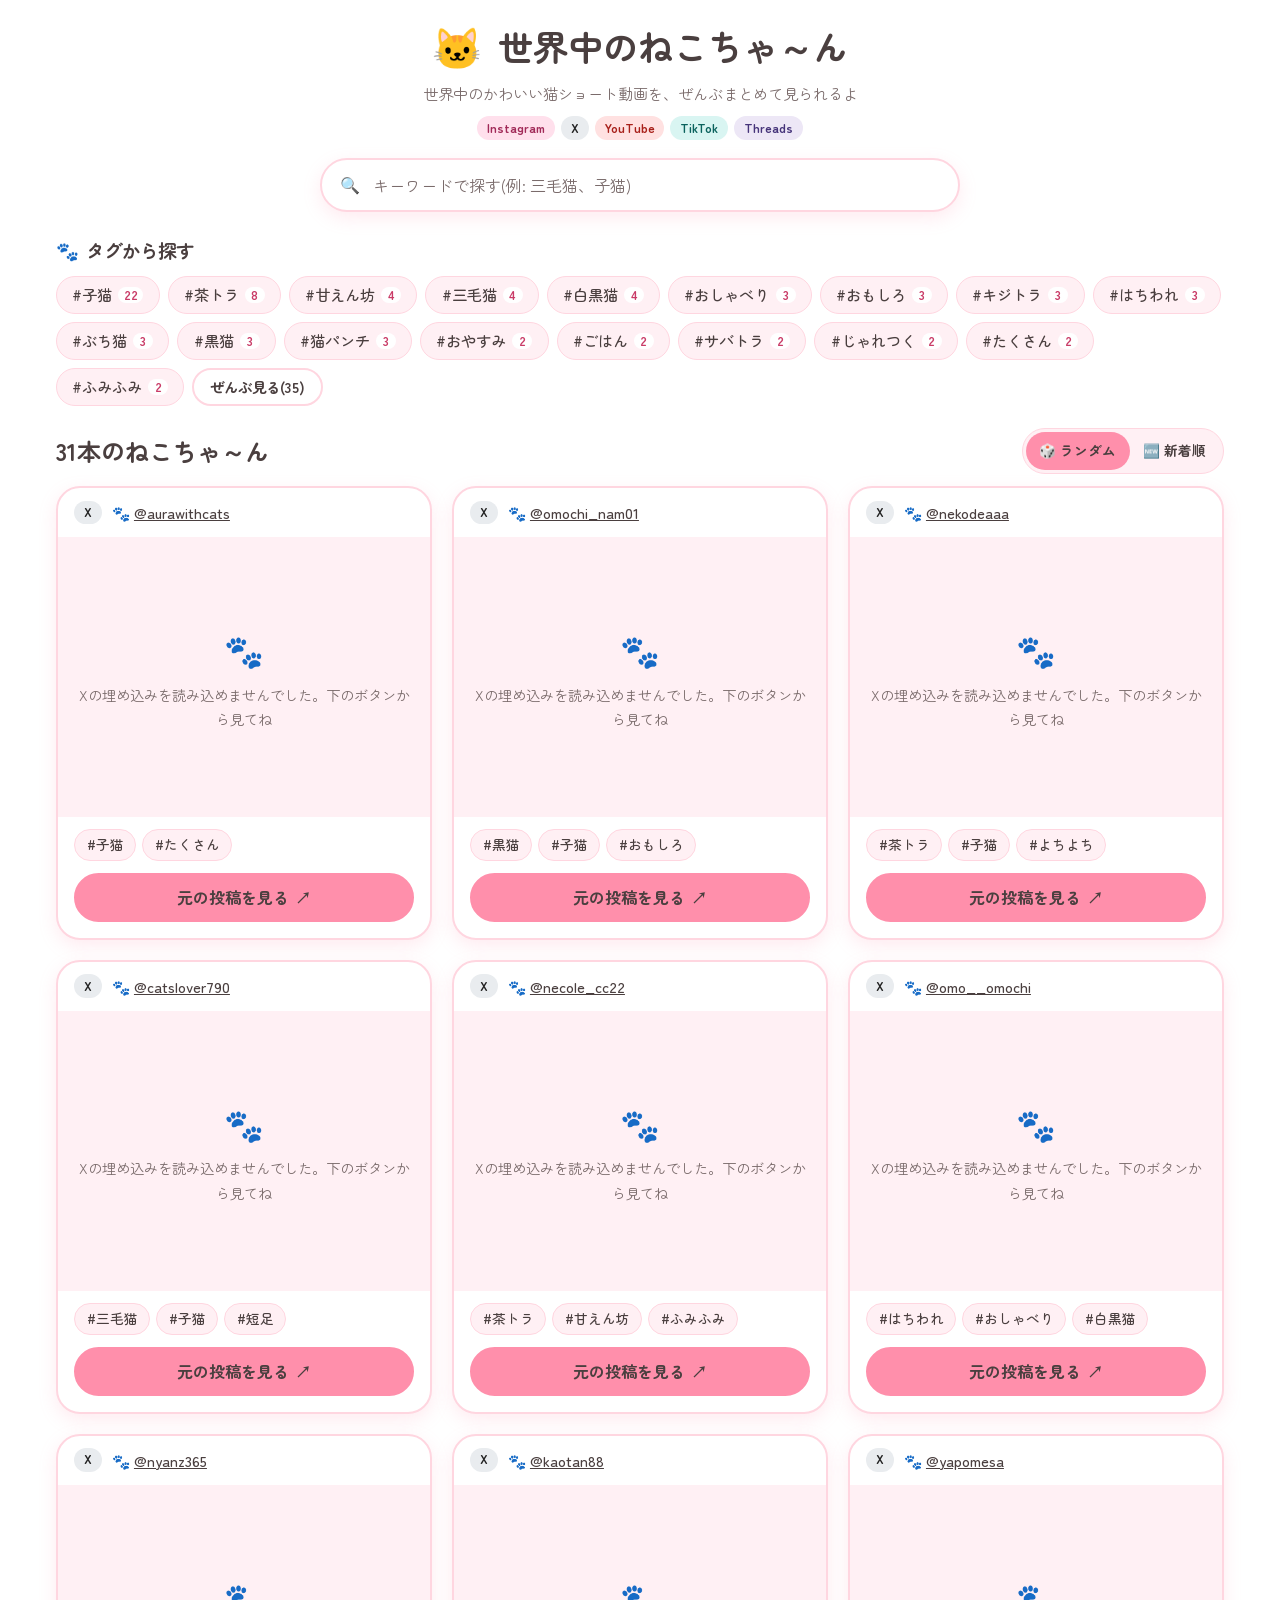
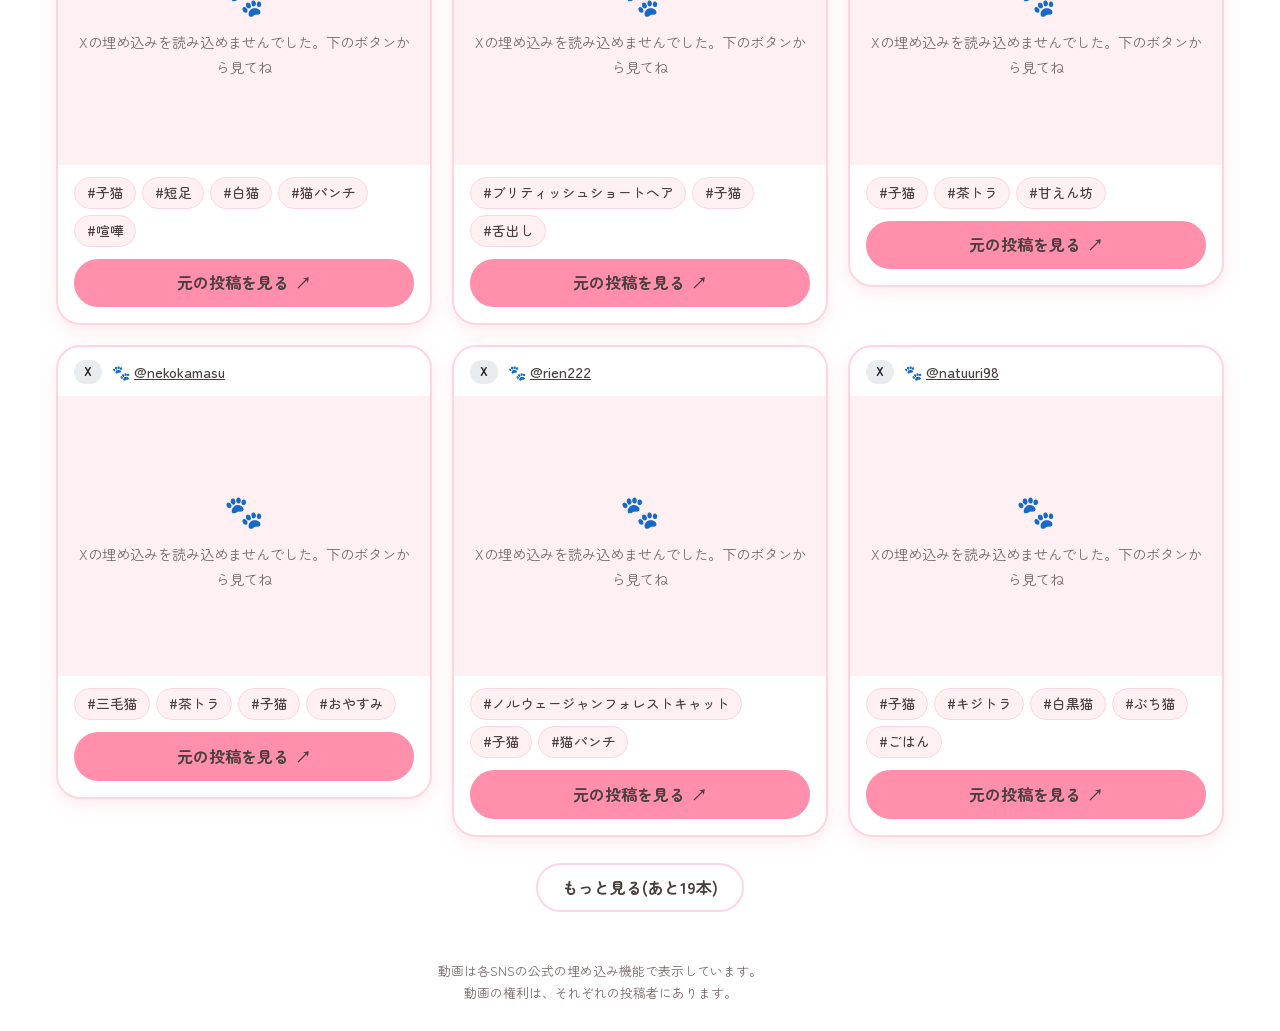
<file: index.html>
<!DOCTYPE html>
<html lang="ja">
<head>
  <meta charset="UTF-8">
  <meta name="viewport" content="width=device-width, initial-scale=1">
  <title>世界中のねこちゃ～ん | 世界の猫ショート動画まとめ</title>
  <meta name="description" content="世界中の猫のショート動画を、Instagram・X・YouTube・TikTok・Threadsからまとめて見られるサイトです。">
  <link rel="icon" href="data:image/svg+xml,%3Csvg xmlns='http://www.w3.org/2000/svg' viewBox='0 0 100 100'%3E%3Ctext y='.9em' font-size='90'%3E🐱%3C/text%3E%3C/svg%3E">
  <link rel="preconnect" href="https://fonts.googleapis.com">
  <link rel="preconnect" href="https://fonts.gstatic.com" crossorigin>
  <link href="https://fonts.googleapis.com/css2?family=Zen+Maru+Gothic:wght@400;500;700&display=swap" rel="stylesheet">
  <link rel="stylesheet" href="style.css">
</head>
<body data-page="home">

  <header class="site-header">
    <a class="logo" href="index.html"><span class="logo__icon" aria-hidden="true">🐱</span><span>世界中のねこちゃ～ん</span></a>
  </header>

  <main class="container">
    <section class="hero">
      <p class="hero__lead">世界中のかわいい猫ショート動画を、ぜんぶまとめて見られるよ</p>
      <div class="hero__sns" aria-label="対応しているSNS">
        <span class="badge sns-instagram">Instagram</span>
        <span class="badge sns-x">X</span>
        <span class="badge sns-youtube">YouTube</span>
        <span class="badge sns-tiktok">TikTok</span>
        <span class="badge sns-threads">Threads</span>
      </div>
    </section>

    <form id="search-form" class="search" role="search">
      <span class="search__icon" aria-hidden="true">🔍</span>
      <input id="search-input" class="search__input" type="search" autocomplete="off"
             placeholder="キーワードで探す(例: 三毛猫、子猫)" aria-label="キーワードで探す">
    </form>

    <section id="tags-section">
      <h2 class="section-title">タグから探す</h2>
      <div id="tag-list" class="chips"></div>
    </section>

    <p id="check" class="check" hidden></p>

    <div id="toolbar" class="toolbar">
      <h2 id="result-count" class="result-count"></h2>
      <div class="sort-toggle" role="group" aria-label="ならべ方">
        <button type="button" class="sort-toggle__btn" data-sort="random" aria-pressed="true">🎲 ランダム</button>
        <button type="button" class="sort-toggle__btn" data-sort="newest" aria-pressed="false">🆕 新着順</button>
      </div>
    </div>
    <div id="grid" class="grid"></div>
    <div id="empty" class="empty" hidden>
      <span class="empty__icon" aria-hidden="true">🙀</span>
      <span id="empty-msg"></span>
    </div>
    <div class="more-wrap"><button id="more" class="btn btn--ghost" type="button" hidden></button></div>

    <noscript><p class="empty">このサイトを見るには、JavaScript を有効にしてください。</p></noscript>
  </main>

  <footer class="site-footer container">
    <p>動画は各SNSの公式の埋め込み機能で表示しています。<br>動画の権利は、それぞれの投稿者にあります。</p>
  </footer>

  <script src="videos.js"></script>
  <script src="app.js"></script>
</body>
</html>
</file>
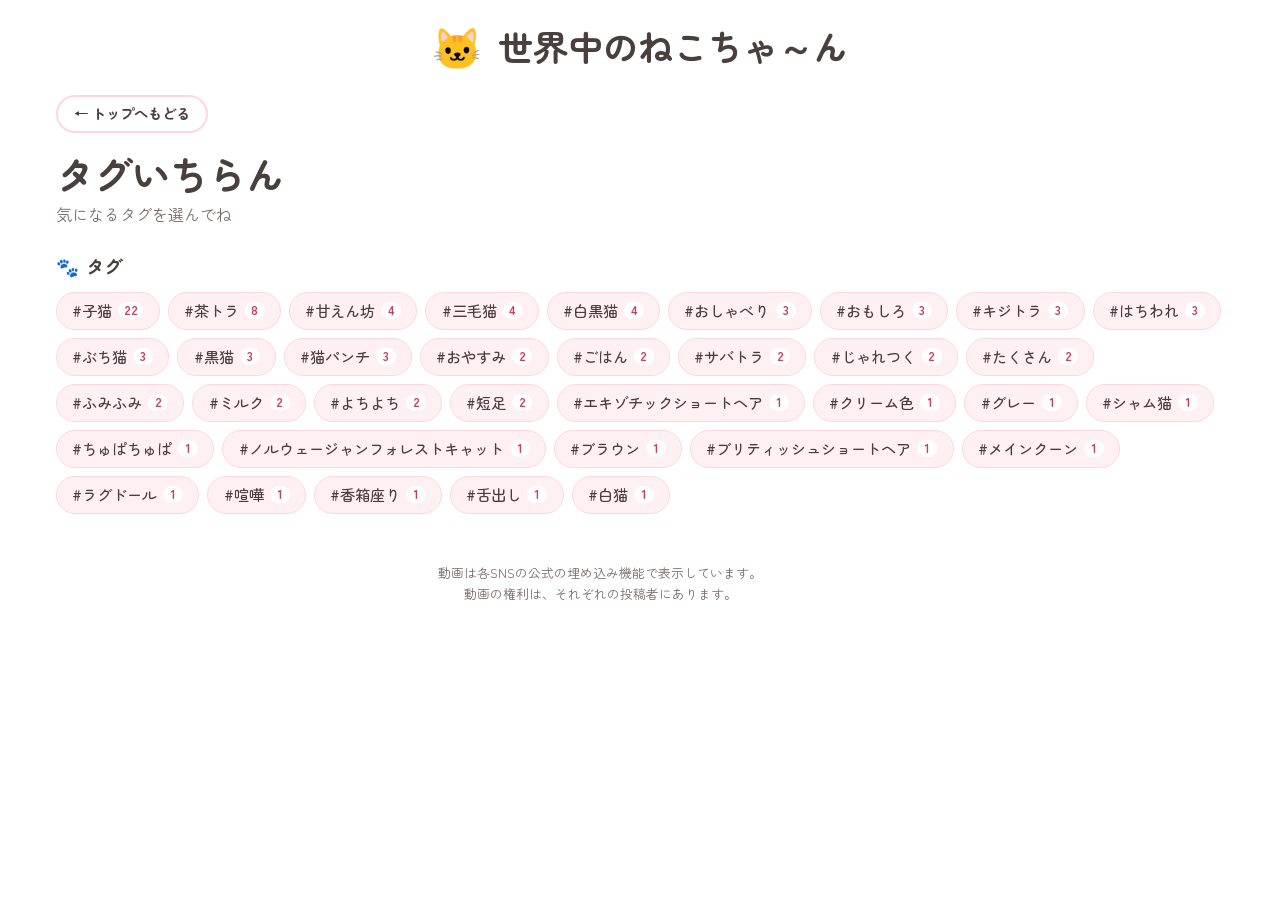
<file: tag.html>
<!DOCTYPE html>
<html lang="ja">
<head>
  <meta charset="UTF-8">
  <meta name="viewport" content="width=device-width, initial-scale=1">
  <title>タグ | 世界中のねこちゃ～ん</title>
  <meta name="description" content="世界中の猫のショート動画を、タグごとに見られるページです。">
  <link rel="icon" href="data:image/svg+xml,%3Csvg xmlns='http://www.w3.org/2000/svg' viewBox='0 0 100 100'%3E%3Ctext y='.9em' font-size='90'%3E🐱%3C/text%3E%3C/svg%3E">
  <link rel="preconnect" href="https://fonts.googleapis.com">
  <link rel="preconnect" href="https://fonts.gstatic.com" crossorigin>
  <link href="https://fonts.googleapis.com/css2?family=Zen+Maru+Gothic:wght@400;500;700&display=swap" rel="stylesheet">
  <link rel="stylesheet" href="style.css">
</head>
<body data-page="tag">
<!-- このファイルは「タグごとのページ」の共通ひな形です。
     tag.html?tag=三毛猫 のように、? の後ろのタグ名で表示する動画が切り替わります。 -->

  <header class="site-header">
    <a class="logo" href="index.html"><span class="logo__icon" aria-hidden="true">🐱</span><span>世界中のねこちゃ～ん</span></a>
  </header>

  <main class="container">
    <p><a class="btn btn--ghost btn--small" href="index.html">← トップへもどる</a></p>

    <h1 id="tag-title" class="tag-title">#</h1>
    <p id="tag-sub" class="tag-sub"></p>

    <form id="search-form" class="search" role="search">
      <span class="search__icon" aria-hidden="true">🔍</span>
      <input id="search-input" class="search__input" type="search" autocomplete="off"
             placeholder="このタグの中で探す" aria-label="このタグの中で探す">
    </form>

    <p id="check" class="check" hidden></p>

    <div id="toolbar" class="toolbar">
      <h2 id="result-count" class="result-count"></h2>
      <div class="sort-toggle" role="group" aria-label="ならべ方">
        <button type="button" class="sort-toggle__btn" data-sort="random" aria-pressed="true">🎲 ランダム</button>
        <button type="button" class="sort-toggle__btn" data-sort="newest" aria-pressed="false">🆕 新着順</button>
      </div>
    </div>
    <div id="grid" class="grid"></div>
    <div id="empty" class="empty" hidden>
      <span class="empty__icon" aria-hidden="true">🙀</span>
      <span id="empty-msg"></span>
    </div>
    <div class="more-wrap"><button id="more" class="btn btn--ghost" type="button" hidden></button></div>

    <section id="tags-section">
      <h2 class="section-title">ほかのタグ</h2>
      <div id="tag-list" class="chips"></div>
    </section>

    <noscript><p class="empty">このサイトを見るには、JavaScript を有効にしてください。</p></noscript>
  </main>

  <footer class="site-footer container">
    <p>動画は各SNSの公式の埋め込み機能で表示しています。<br>動画の権利は、それぞれの投稿者にあります。</p>
  </footer>

  <script src="videos.js"></script>
  <script src="app.js"></script>
</body>
</html>
</file>
<file: style.css>
/* 世界中のねこちゃ～ん ─ 見た目の設定
   色や角の丸さを変えたいときは、まず一番上の :root の中の数字を変えてみてください。 */

:root {
  --bg: #FFFFFF;          /* 背景:真っ白 */
  --text: #4A3F3F;        /* 文字:やわらかい焦げ茶グレー */
  --text-soft: #7A6B6B;   /* 補足の文字 */
  --pink: #FF8FAB;        /* メインのさくらピンク */
  --pink-soft: #FFF0F4;   /* ごく薄いピンク(タグの背景) */
  --pink-line: #FFD6E0;   /* 薄いピンク(枠線) */
  --pink-deep: #C93B67;   /* 濃いピンク(リンク文字) */
  --mint: #BFEBD9;        /* ワンポイントのミント */
  --mint-soft: #EAF8F2;
  --radius-card: 24px;    /* カードの角の丸さ */
  --shadow: 0 6px 18px rgba(255, 143, 171, 0.18);
  --font: "Zen Maru Gothic", "Hiragino Maru Gothic ProN", "Yu Gothic", "Meiryo", sans-serif;
}

*, *::before, *::after { box-sizing: border-box; }
[hidden] { display: none !important; }

html { background: var(--bg); -webkit-text-size-adjust: 100%; }
body {
  margin: 0;
  background: var(--bg);
  color: var(--text);
  font-family: var(--font);
  font-size: 16px;
  line-height: 1.7;
}
a { color: var(--pink-deep); }
:focus-visible { outline: 3px solid var(--pink-deep); outline-offset: 2px; }

.container { width: 100%; max-width: 1200px; margin: 0 auto; padding: 0 16px; }

/* ---------- ヘッダー・ひとこと ---------- */
.site-header { padding: 20px 0 6px; text-align: center; }
.logo {
  display: inline-flex; align-items: center; gap: 0.45em;
  color: var(--text); text-decoration: none; font-weight: 700;
  font-size: clamp(1.4rem, 6vw, 2.2rem); line-height: 1.3;
}
.logo__icon { font-size: 1.15em; }

.hero { text-align: center; padding: 2px 0 18px; }
.hero__lead { margin: 0 0 10px; color: var(--text-soft); font-size: 0.95rem; }
.hero__sns { display: flex; flex-wrap: wrap; justify-content: center; gap: 6px; }

/* ---------- ボタン(どれも丸っこく) ---------- */
.btn {
  display: inline-flex; align-items: center; justify-content: center; gap: 0.4em;
  min-height: 44px; padding: 0.55em 1.5em;
  border: 2px solid var(--pink); border-radius: 999px;
  background: var(--pink); color: var(--text);
  font: inherit; font-weight: 700; text-decoration: none; cursor: pointer;
}
.btn:hover { box-shadow: var(--shadow); }
.btn--ghost { background: #fff; border-color: var(--pink-line); }
.btn--ghost:hover { border-color: var(--pink); }
.btn--small { min-height: 38px; padding: 0.3em 1.1em; font-size: 0.9rem; }
.btn--block { display: flex; width: 100%; }

/* ---------- 検索ボックス ---------- */
.search { position: relative; max-width: 640px; margin: 0 auto 8px; }
.search__icon {
  position: absolute; left: 20px; top: 50%; transform: translateY(-50%);
  pointer-events: none;
}
.search__input {
  width: 100%; height: 54px; padding: 0 1.3em 0 3.2em;
  border: 2px solid var(--pink-line); border-radius: 999px;
  background: #fff; color: var(--text);
  font: inherit; font-size: 16px; /* 16px未満だとiPhoneで入力時に拡大されてしまう */
  box-shadow: var(--shadow);
}
.search__input::placeholder { color: var(--text-soft); }
.search__input:focus { outline: none; border-color: var(--pink); box-shadow: 0 0 0 4px rgba(255, 143, 171, 0.28); }

/* ---------- 見出し ---------- */
.section-title { margin: 26px 0 12px; font-size: 1.15rem; line-height: 1.4; }
.section-title::before { content: "🐾"; margin-right: 0.4em; }
.muted { color: var(--text-soft); }
.tag-title { margin: 14px 0 2px; font-size: clamp(1.6rem, 7vw, 2.4rem); line-height: 1.3; word-break: break-all; }
.tag-sub { margin: 0 0 14px; color: var(--text-soft); }

/* ---------- タグのボタン ---------- */
.chips { display: flex; flex-wrap: wrap; gap: 8px; align-items: center; }
.chip {
  display: inline-flex; align-items: center; gap: 0.4em;
  min-height: 38px; padding: 0.25em 1em;
  border: 1.5px solid var(--pink-line); border-radius: 999px;
  background: var(--pink-soft); color: var(--text);
  font-weight: 500; font-size: 0.95rem; line-height: 1.3; text-decoration: none;
}
.chip:hover { background: var(--pink); border-color: var(--pink); }
.chip__count {
  min-width: 1.6em; padding: 0 0.45em; border-radius: 999px;
  background: #fff; color: var(--pink-deep);
  font-size: 0.78rem; font-weight: 700; text-align: center;
}
.chip--current { background: var(--pink); border-color: var(--pink); font-weight: 700; }
.chip--small { min-height: 32px; padding: 0.15em 0.85em; font-size: 0.85rem; }

/* ---------- SNSの名札 ---------- */
.badge {
  display: inline-block; padding: 0.1em 0.8em; border-radius: 999px;
  font-size: 0.78rem; font-weight: 700; line-height: 1.7; white-space: nowrap;
}
.sns-youtube   { background: #FFE1E1; color: #A8201A; }
.sns-instagram { background: #FFE0EC; color: #A12A58; }
.sns-x         { background: #E9ECEF; color: #222222; }
.sns-tiktok    { background: #D9F5F2; color: #0B625D; }
.sns-threads   { background: #EDE7F6; color: #46347A; }

/* ---------- 検索結果の表示まわり ---------- */
.result-count { margin: 22px 0 12px; font-weight: 700; }
.empty { margin: 30px 0; padding: 28px 16px; border-radius: var(--radius-card); background: var(--pink-soft); text-align: center; }
.empty__icon { display: block; margin-bottom: 4px; font-size: 2rem; }
.more-wrap { margin: 26px 0 8px; text-align: center; }

/* ---------- 動画カード ---------- */
.grid {
  display: grid; gap: 20px; align-items: start;
  grid-template-columns: repeat(auto-fill, minmax(min(100%, 340px), 1fr));
}
.card {
  display: flex; flex-direction: column; min-width: 0; overflow: hidden;
  border: 2px solid var(--pink-line); border-radius: var(--radius-card);
  background: #fff; box-shadow: var(--shadow);
}
.card__head { display: flex; align-items: center; gap: 10px; padding: 12px 16px; min-width: 0; }
.card__author { min-width: 0; overflow: hidden; text-overflow: ellipsis; white-space: nowrap; font-size: 0.92rem; font-weight: 500; }
.card__author::before { content: "🐾 "; }
.card__author a { color: var(--text); }
.card__author .author-unknown { color: var(--text-soft); font-weight: 400; }
.card__tags { display: flex; flex-wrap: wrap; gap: 6px; margin: 0; padding: 12px 16px 4px; list-style: none; }
.card__link { margin: 8px 16px 16px; width: calc(100% - 32px); }

/* ---------- 埋め込みの枠 ---------- */
.embed { position: relative; width: 100%; background: var(--pink-soft); }
.embed iframe { position: absolute; inset: 0; width: 100%; height: 100%; border: 0; background: #fff; }
.embed--youtube   { aspect-ratio: 9 / 16; }
.embed--tiktok    { aspect-ratio: 325 / 740; }
.embed--instagram { height: 640px; }   /* 読み込み後にInstagramが教えてくれる高さに自動で変わります */
.embed--threads   { height: 580px; }
.embed--x         { min-height: 280px; }
.embed--x.embed--ready { min-height: 0; background: #fff; }
.embed--linkonly  { min-height: 150px; }
.embed__x { display: flex; justify-content: center; }
.embed__note {
  position: absolute; inset: 0; padding: 16px;
  display: flex; flex-direction: column; align-items: center; justify-content: center; gap: 6px;
  color: var(--text-soft); font-size: 0.9rem; text-align: center;
}
.embed__paw { font-size: 2rem; }

/* ---------- 並び順の切り替えボタン(ランダム / 新着順) ---------- */
.toolbar { display: flex; flex-wrap: wrap; align-items: center; justify-content: space-between; gap: 10px 16px; margin: 22px 0 12px; }
.toolbar .result-count { margin: 0; }
.sort-toggle { display: inline-flex; padding: 3px; border: 1.5px solid var(--pink-line); border-radius: 999px; background: var(--pink-soft); }
.sort-toggle__btn {
  min-height: 38px; padding: 0.2em 1em; border: 0; border-radius: 999px;
  background: transparent; color: var(--text);
  font: inherit; font-size: 0.85rem; font-weight: 700; white-space: nowrap; cursor: pointer;
}
.sort-toggle__btn[aria-pressed="true"] { background: var(--pink); }

/* ---------- ほかのタグ・チェック表示・フッター ---------- */
.check { margin: 0 0 18px; padding: 14px 16px; border-radius: 18px; background: var(--mint-soft); border: 1.5px solid var(--mint); font-size: 0.92rem; }
.check h2 { margin: 0 0 6px; font-size: 1rem; }
.check ul { margin: 6px 0 0; padding-left: 1.2em; }
.check code { word-break: break-all; font-size: 0.85em; }

.site-footer { margin: 48px 0 28px; text-align: center; color: var(--text-soft); font-size: 0.8rem; }

@media (prefers-reduced-motion: no-preference) {
  .btn, .chip, .card { transition: box-shadow 0.15s ease, background-color 0.15s ease, border-color 0.15s ease; }
  .btn:hover, .chip:hover { transform: translateY(-1px); }
  .embed__paw { animation: bob 1.4s ease-in-out infinite; }
  @keyframes bob { 0%, 100% { transform: translateY(0); } 50% { transform: translateY(-5px); } }
}
</file>
